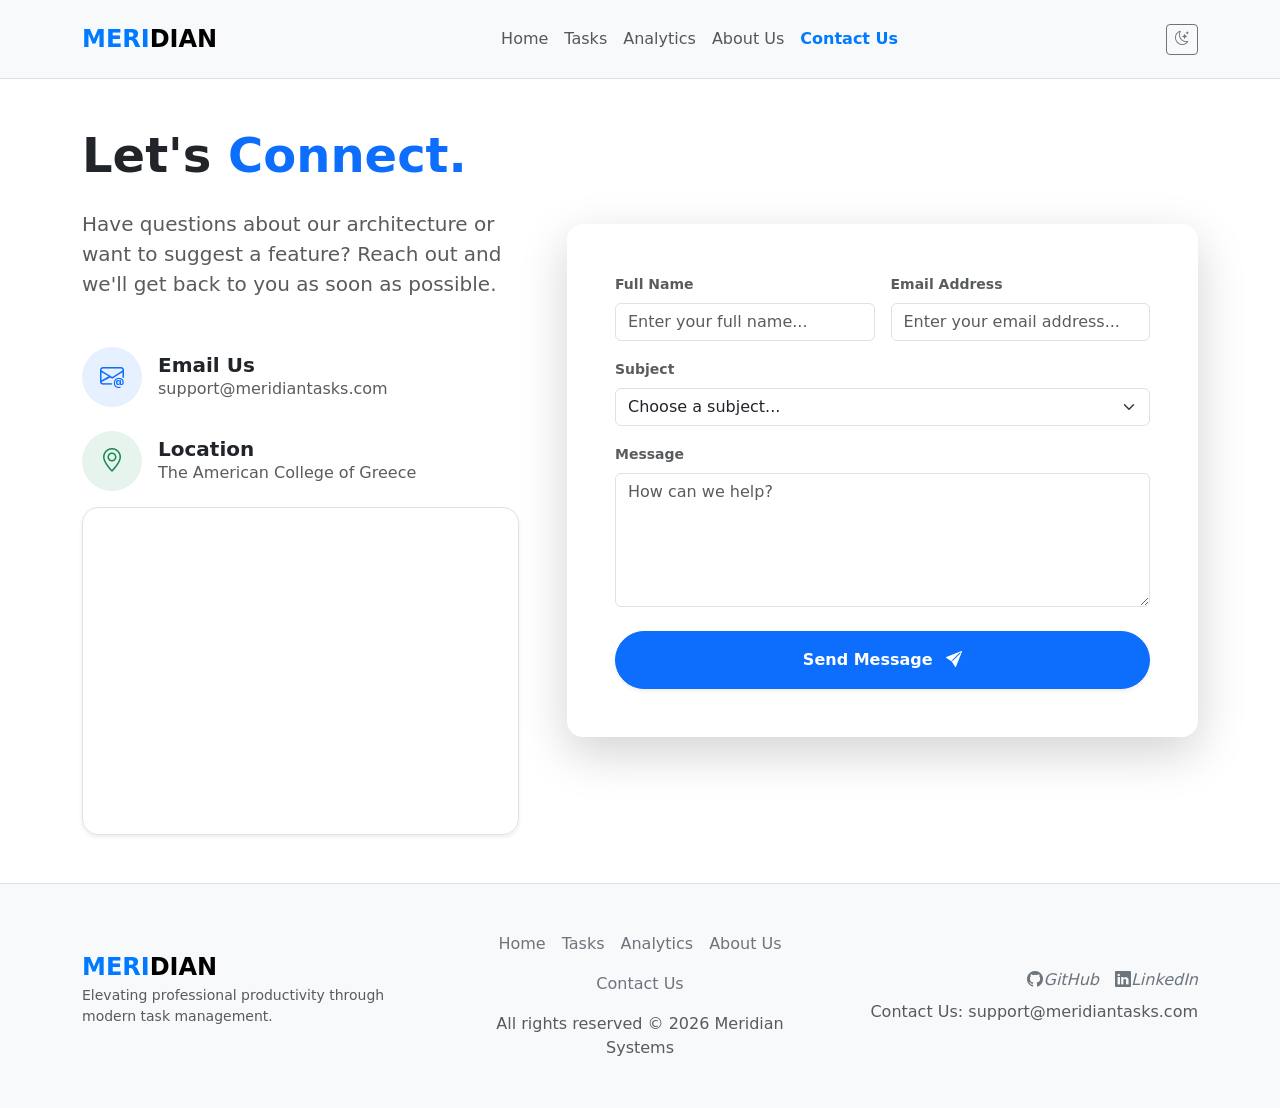
<file: contact-us.html>
<!DOCTYPE html>
<html lang="en">
<head>
    <meta charset="UTF-8">
    <meta name="viewport" content="width=device-width, initial-scale=1.0">
    <title>Meridian | Contact Us</title>
    
    <meta name="description" content="Get in touch with the Meridian team for support or inquiries.">

    <link href="https://cdn.jsdelivr.net/npm/bootstrap@5.3.0/dist/css/bootstrap.min.css" rel="stylesheet">
    <link rel="stylesheet" href="https://cdn.jsdelivr.net/npm/bootstrap-icons@1.11.0/font/bootstrap-icons.css">
    
    <link rel="stylesheet" href="css/global.css">
    <link rel="stylesheet" href="css/contact-us.css">

    <script src="https://code.jquery.com/jquery-3.7.1.min.js" defer></script>
    <script src="https://cdn.jsdelivr.net/npm/bootstrap@5.3.0/dist/js/bootstrap.bundle.min.js" defer></script>
    <script src="js/main.js" defer></script>
    <script src="js/contact-us.js" defer></script>
</head>
<body class="d-flex flex-column min-vh-100">

    <div id="header-placeholder"></div>

    <!-- Contact page layout: left side has basic contact info and a map, right side has the contact form -->
    <main class="container py-5 flex-grow-1">
        <div class="row g-5 align-items-center">
            
            <div class="col-lg-5">
                <h1 class="display-5 fw-bold mb-4">Let's <span class="text-primary">Connect.</span></h1>
                <p class="text-muted mb-5 lead">
                    Have questions about our architecture or want to suggest a feature? Reach out and we'll get back to you as soon as possible.
                </p>

                <!-- Email section with icon and support address -->
                <div class="d-flex align-items-center mb-4">
                    <div class="icon-box bg-primary-subtle text-primary rounded-circle p-3 me-3">
                        <i class="bi bi-envelope-at fs-4"></i>
                    </div>
                    <div>
                        <h5 class="mb-0 fw-bold">Email Us</h5>
                        <p class="text-muted mb-0">support@meridiantasks.com</p>
                    </div>
                </div>

                <!-- Location section with icon and the college name -->
                <div class="d-flex align-items-center mb-3">
                    <div class="icon-box bg-success-subtle text-success rounded-circle p-3 me-3">
                        <i class="bi bi-geo-alt fs-4"></i>
                    </div>
                    <div>
                        <h5 class="mb-0 fw-bold">Location</h5>
                        <p class="text-muted mb-0"> The American College of Greece</p>
                    </div>
                </div>

                <!-- Embedded Google Maps iframe pointing to The American College of Greece -->
                <div class="rounded-4 overflow-hidden shadow-sm border mt-3">
                    <div class="ratio ratio-4x3">
                        <iframe
                            src="https://www.google.com/maps?q=38.0052684,23.8331009&z=17&output=embed"
                            title="Location map for The American College of Greece"
                            style="border:0;"
                            allowfullscreen=""
                            loading="lazy"
                            referrerpolicy="no-referrer-when-downgrade">
                        </iframe>
                    </div>
                </div>
            </div>

            <div class="col-lg-7">
                <div class="card border-0 shadow-lg rounded-4 p-4 p-md-5">
                <!-- Contact form: basic fields that are validated by js/contact-us.js using Bootstrap validation -->
                <form id="contact-form" class="needs-validation" novalidate>
    <div class="row g-3">
        
        <div class="col-md-6">
            <label for="contact-name" class="form-label small text-muted fw-bold">Full Name</label>
            <input type="text" id="contact-name" class="form-control" placeholder="Enter your full name..." required minlength="3">
            <div class="invalid-feedback">Please enter at least 3 characters.</div>
        </div>

        <div class="col-md-6">
            <label for="contact-email" class="form-label small text-muted fw-bold">Email Address</label>
            <input type="email" id="contact-email" class="form-control" placeholder="Enter your email address..." required>
            <div class="invalid-feedback">Please provide a valid email (e.g., user@email.com).</div>
        </div>

        <div class="col-12">
            <label for="contact-subject" class="form-label small text-muted fw-bold">Subject</label>
            <select id="contact-subject" class="form-select" required>
                <option value="" disabled selected>Choose a subject...</option>
                <option value="General Inquiry">General Inquiry</option>
                <option value="Technical Support">Technical Support</option>
                <option value="Feature Suggestion">Feature Suggestion</option>
            </select>
            <div class="invalid-feedback">Please select an option.</div>
        </div>

        <div class="col-12">
            <label for="contact-message" class="form-label small text-muted fw-bold">Message</label>
            <textarea id="contact-message" class="form-control" rows="5" placeholder="How can we help?" required minlength="10"></textarea>
            <div class="invalid-feedback">Your message must be at least 10 characters.</div>
        </div>

        <div class="col-12">
            <button type="submit" class="btn btn-primary w-100 rounded-pill py-3 fw-bold mt-2 shadow-sm">
                Send Message <i class="bi bi-send-fill ms-2"></i>
            </button>
        </div>
    </div>
                </form>
                    <!-- Success message: only shown after a valid submit, the form fades out and this appears -->
                    <div id="contact-success" class="alert alert-success d-none mt-4 rounded-4 border-0 shadow-sm" role="status" aria-live="polite">
                        <div class="d-flex align-items-center">
                            <i class="bi bi-check-circle-fill fs-4 me-3"></i>
                            <div>
                                <h6 class="mb-0 fw-bold">Message Sent!</h6>
                                <p class="mb-0 small">Thank you for reaching out. We've logged your inquiry.</p>
                            </div>
                        </div>
                    </div>
                </div>
            </div>
        </div>
    </main>

    <div id="footer-placeholder"></div>

</body>
</html>
</file>
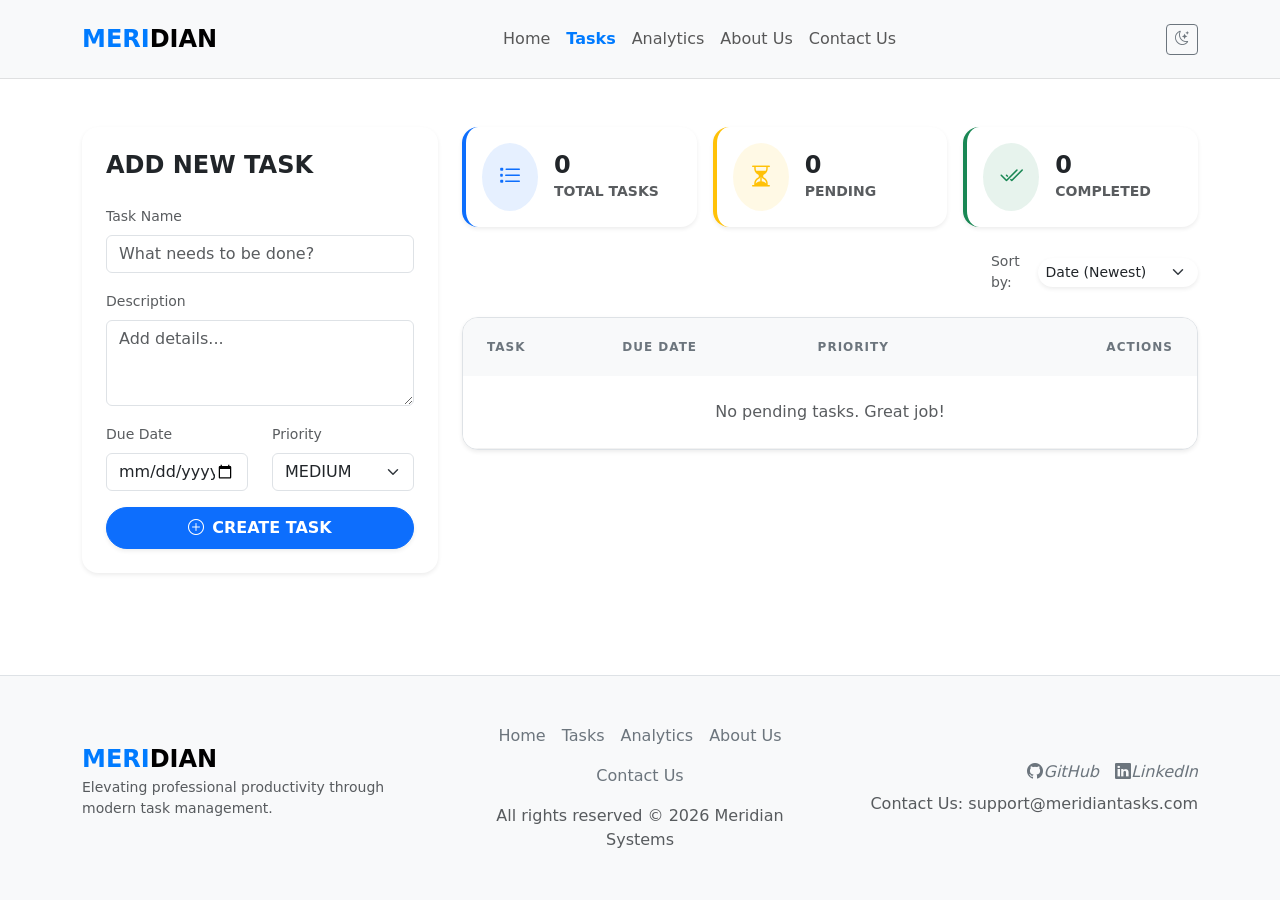
<file: tasks.html>
<!DOCTYPE html>
<html lang="en">
<head>
    <meta charset="UTF-8">
    <meta name="viewport" content="width=device-width, initial-scale=1.0">
    <title>Meridian | My Tasks</title>
    
    <meta name="description" content="Manage your professional tasks with Meridian's intuitive interface.">

    <link href="https://cdn.jsdelivr.net/npm/bootstrap@5.3.0/dist/css/bootstrap.min.css" rel="stylesheet">
    <link rel="stylesheet" href="https://cdn.jsdelivr.net/npm/bootstrap-icons@1.11.0/font/bootstrap-icons.css">
    
    <link rel="stylesheet" href="css/global.css">
    <link rel="stylesheet" href="css/tasks.css">

    <script src="https://code.jquery.com/jquery-3.7.1.min.js" defer></script>
    <script src="https://cdn.jsdelivr.net/npm/bootstrap@5.3.0/dist/js/bootstrap.bundle.min.js" defer></script>
    <script src="js/main.js" defer></script>
    <script src="js/tasks.js" defer></script>
</head>
<body class="d-flex flex-column min-vh-100">

    <div id="header-placeholder"></div>
    <!-- Main tasks page layout: left side is the form for creating a task, 
    right side shows stats and the live task table -->
    <main class="container py-5 flex-grow-1">
        <div class="row g-4">
            <!-- Add New Task card: simple form where the user types task info 
            that will be saved into localStorage by js/tasks.js -->
            <div class="col-lg-4">
                <div class="card shadow-sm border-0 rounded-4 p-4 sticky-top" style="top: 100px;">
                    <h2 class="h4 mb-4 fw-bold">ADD NEW TASK</h2>
                    <form id="task-form">
                        <div class="mb-3">
                            <!--simple form where the user types task info 
                            that will be saved into localStorage by js/tasks.js-->
                            <label class="form-label small text-muted">Task Name</label>
                            <input type="text" id="task-name" class="form-control" placeholder="What needs to be done?" required>
                        </div>
                        <div class="mb-3">
                            <label class="form-label small text-muted">Description</label>
                            <textarea id="task-desc" class="form-control" rows="3" placeholder="Add details..."></textarea>
                        </div>
                        <div class="row mb-3">
                            <div class="col-6">
                                <label class="form-label small text-muted">Due Date</label>
                                <input type="date" id="task-date" class="form-control" required>
                            </div>
                            <div class="col-6">
                                <label class="form-label small text-muted">Priority</label>
                                <select id="task-priority" class="form-select">
                                    <option value="Low">LOW</option>
                                    <option value="Medium" selected>MEDIUM</option>
                                    <option value="High">HIGH</option>
                                </select>
                            </div>
                        </div>
                        <button type="submit" class="btn btn-primary w-100 rounded-pill py-2 fw-bold shadow-sm">
                            <i class="bi bi-plus-circle me-2"></i>CREATE TASK
                        </button>
                    </form>
                </div>
            </div>

            <div class="col-lg-8">
                <!-- Small statistics cards: these numbers are updated from 
                js/tasks.js based on how many tasks are in localStorage -->
                <div class="row g-3 mb-4">
                    <div class="col-md-4">
                        <div class="stat-card p-3 rounded-4 shadow-sm bg-white border-start border-primary border-4 d-flex align-items-center h-100">
                            <div class="stat-icon bg-primary-subtle text-primary rounded-circle p-3 me-3">
                                <i class="bi bi-list-task fs-4"></i>
                            </div>
                            <div>
                                <h3 id="stat-total" class="fs-4 fw-bold mb-0">0</h3>
                                <span class="text-muted small text-uppercase fw-semibold">Total Tasks</span>
                            </div>
                        </div>
                    </div>
                    <div class="col-md-4">
                        <div class="stat-card p-3 rounded-4 shadow-sm bg-white border-start border-warning border-4 d-flex align-items-center h-100">
                            <div class="stat-icon bg-warning-subtle text-warning rounded-circle p-3 me-3">
                                <i class="bi bi-hourglass-split fs-4"></i>
                            </div>
                            <div>
                                <h3 id="stat-pending" class="fs-4 fw-bold mb-0">0</h3>
                                <span class="text-muted small text-uppercase fw-semibold">Pending</span>
                            </div>
                        </div>
                    </div>
                    <div class="col-md-4">
                        <div class="stat-card p-3 rounded-4 shadow-sm bg-white border-start border-success border-4 d-flex align-items-center h-100">
                            <div class="stat-icon bg-success-subtle text-success rounded-circle p-3 me-3">
                                <i class="bi bi-check2-all fs-4"></i>
                            </div>
                            <div>
                                <h3 id="stat-completed" class="fs-4 fw-bold mb-0">0</h3>
                                <span class="text-muted small text-uppercase fw-semibold">Completed</span>
                            </div>
                        </div>
                    </div>
                </div>
                <!-- Sort controls: dropdown that lets the user 
                change how tasks are ordered (by date or by name) -->
                <div class="d-flex flex-wrap justify-content-end align-items-center mb-4 gap-3">
                    <div class="d-flex gap-2 align-items-center">
                        <span class="small text-muted">Sort by:</span>
                        <!-- When this select changes, js/tasks.js 
                        re-renders the list using the chosen sort option -->
                        <select id="sort-tasks" class="form-select form-select-sm border-0 shadow-sm rounded-pill">
                            <option value="date-desc">Date (Newest)</option>
                            <option value="date-asc">Date (Oldest)</option>
                            <option value="name-asc">Name (A-Z)</option>
                        </select>
                    </div>
                </div>

                <div class="table-responsive shadow-sm bg-white rounded-4 overflow-hidden border">
                    <table class="table table-hover align-middle mb-0">
                        <thead class="table-light">
                            <tr>
                                <th class="ps-4">Task</th>
                                <th>Due Date</th>
                                <th>Priority</th>
                                <th class="text-end pe-4">Actions</th>
                            </tr>
                        </thead>
                        <tbody id="task-list-body">
                            </tbody>
                    </table>
                </div>
            </div>
        </div>
    </main>

    <div id="footer-placeholder"></div>

</body>
</html>
</file>
<file: css/global.css>
/* Global styles for the whole Meridian app 
(shared colors, logo style, navbar behavior, dark mode, etc.) */

/* Main theme variables: base colors and transition speed that
are being reused in other styles */
:root {
    --meridian-primary: #007bff; /* Professional Blue */
    --meridian-dark: #121212;
    --meridian-light: #ffffff;
    --transition-speed: 0.3s;
}

body {
    transition: background-color var(--transition-speed), color var(--transition-speed);
}

/* Make the header stick to the top and 
add a light blur + border so it feels modern when scrolling */
.sticky-header {
    position: sticky;
    top: 0;
    z-index: 1000;
    backdrop-filter: blur(10px);
    border-bottom: 1px solid rgba(0,0,0,0.1);
}

/* Keep the MERIDIAN logo consistent: "MERI" is blue 
and "DIAN" follows the current theme colors */
.navbar-brand, .footer-brand {
    font-weight: 700;
    text-decoration: none;
    font-size: 1.5rem;
    color: #000000 !important; /* Default 'DIAN' color */
}

.brand-accent {
    color: var(--meridian-primary) !important; /* 'MERI' color */
}

/* Navbar links: small hover movement and color 
change so the navigation feels interactive */
.nav-link {
    position: relative;
    font-weight: 500;
    transition: color 0.3s ease, transform 0.2s ease !important;
}
.nav-link:hover {
    color: var(--meridian-primary) !important;
    transform: translateY(-2px); 
}

.nav-link.active {
    color: var(--meridian-primary) !important;
    font-weight: 700;
}

.footer-social-link {
    display: inline-block;
    font-weight: 500;
    text-decoration: none;
    transition: color 0.3s ease, transform 0.2s ease !important;
}

.footer-social-link:hover {
    color: var(--meridian-primary) !important;
    transform: translateY(-2px); 
}

/* Dark mode base: change body colors when JS adds the "dark-mode" class */
body.dark-mode {
    background-color: var(--meridian-dark);
    color: #e0e0e0; 
}

/* In dark mode, force the DIAN part of the logo to white so it stays readable */
body.dark-mode .navbar-brand, 
body.dark-mode .footer-brand {
    color: #ffffff !important;
}

body.dark-mode .navbar, 
body.dark-mode footer,
body.dark-mode .bg-light {
    background-color: #1f1f1f !important;
    color: #f8f9fa !important;
}

body.dark-mode .text-muted {
    color: #b0b0b0 !important;
}

body.dark-mode .nav-link {
    color: #e0e0e0 !important;
}

body.dark-mode .nav-link:hover {
    color: #4dabff !important;
}

body.dark-mode .border-top,
body.dark-mode .border-bottom {
    border-color: #333 !important;
}

body.dark-mode footer .footer-social-link {
    color: #adb5bd !important;
}

body.dark-mode footer .footer-social-link:hover {
    color: #4dabff !important;
}

.navbar, .nav-link, body, .btn, .card, .list-group-item 
{
    transition: background-color 0.3s ease, color 0.3s ease, border-color 0.3s ease;
}
</file>
<file: css/contact-us.css>
/* Contact page styles: contact info card, icons, form focus effects and dark mode tweaks */

.card {
    transition: transform 0.3s ease;
}

.icon-box {
    width: 60px;
    height: 60px;
    display: flex;
    align-items: center;
    justify-content: center;
}

/* Highlight form inputs on focus with a blue outline to match the Bootstrap look */
.form-control:focus, .form-select:focus {
    border-color: #0d6efd;
    box-shadow: 0 0 0 0.25rem rgba(13, 110, 253, 0.15);
}

/* Light background colors behind the contact icons (email and location) */
.bg-primary-subtle { background-color: rgba(13, 110, 253, 0.1) !important; }
.bg-success-subtle { background-color: rgba(25, 135, 84, 0.1) !important; }

/* Dark mode version of the contact card and form fields so they stay readable on a dark background */

body.dark-mode .card {
    background-color: #1f1f1f !important;
    border: 1px solid #333 !important;
}

body.dark-mode .form-label {
    color: #e0e0e0 !important;
}

body.dark-mode .form-control, 
body.dark-mode .form-select {
    background-color: #2a2a2a !important;
    border-color: #444 !important;
    color: #ffffff !important;
}

body.dark-mode .form-control::placeholder {
    color: #888 !important;
}

body.dark-mode .text-muted {
    color: #adb5bd !important;
}

/* Custom colors/icons for valid and invalid form states in dark mode */
body.dark-mode .was-validated .form-control:invalid {
    border-color: #dc3545;
    background-image: url("data:image/svg+xml,%3csvg xmlns='http://www.w3.org/2000/svg' viewBox='0 0 12 12' width='12' height='12' fill='none' stroke='%23dc3545'%3e%3ccircle cx='6' cy='6' r='4.5'/%3e%3cpath stroke-linejoin='round' d='M5.8 3.6h.4L6 6.5z'/%3e%3ccircle cx='6' cy='8.2' r='.6' fill='%23dc3545' stroke='none'/%3e%3c/svg%3e");
}

body.dark-mode .was-validated .form-control:valid {
    border-color: #198754;
}

/* Make validation error messages small but still easy to read under the inputs */
.invalid-feedback {
    font-size: 0.8rem;
    font-weight: 500;
}
</file>
<file: css/tasks.css>
/* Tasks page styles: table layout, priority badges, small stat cards and dark mode adjustments */
.table thead th {
    font-size: 0.75rem;
    text-transform: uppercase;
    letter-spacing: 1px;
    font-weight: 700;
    color: #6c757d;
    border: none;
    padding: 1.25rem 0.75rem;
}

.table tbody td {
    padding: 1.25rem 0.75rem;
    border-bottom: 1px solid rgba(0,0,0,0.05);
}

/* Pill badges that visually show task priority (High / Medium / Low) */
.priority-badge {
    padding: 0.35rem 0.75rem;
    border-radius: 50px;
    font-size: 0.75rem;
    font-weight: 700;
}
.priority-high { background: #fee2e2; color: #dc2626; }
.priority-medium { background: #fef3c7; color: #d97706; }
.priority-low { background: #dcfce7; color: #16a34a; }

/* Optional style for completed tasks: fade them out and strike through the text */
.task-completed {
    opacity: 0.5;
    text-decoration: line-through;
}

/* Small stat cards at the top of the tasks page with a simple hover animation */
.stat-card {
    transition: transform 0.3s ease, box-shadow 0.3s ease;
}
.stat-card:hover {
    transform: translateY(-5px);
    box-shadow: 0 10px 20px rgba(0,0,0,0.05) !important;
}
.bg-primary-subtle { background-color: rgba(13, 110, 253, 0.1) !important; }
.bg-warning-subtle { background-color: rgba(255, 193, 7, 0.1) !important; }
.bg-success-subtle { background-color: rgba(25, 135, 84, 0.1) !important; }

/* Dark mode overrides so cards, tables and form controls match the dark background */
body.dark-mode .card,
body.dark-mode .table-responsive,
body.dark-mode .stat-card {
    background-color: #1f1f1f !important;
    border-color: #333 !important;
}

body.dark-mode .form-label { color: #e0e0e0 !important; }

body.dark-mode .form-control, 
body.dark-mode .form-select {
    background-color: #2a2a2a !important;
    border-color: #444 !important;
    color: #ffffff !important;
}

body.dark-mode .form-control::placeholder { color: #888 !important; }

body.dark-mode .table { color: #f8f9fa !important; }

body.dark-mode .table-light {
    background-color: #2a2a2a !important;
    color: #ffffff !important;
}

body.dark-mode .table td { border-bottom-color: #333 !important; }

body.dark-mode .bg-white { background-color: #1f1f1f !important; }

body.dark-mode .filter-btn:not(.active) { color: #e0e0e0; }

body.dark-mode .stat-card h3 { color: #ffffff !important; }

/* Priority badges in Dark Mode */
body.dark-mode .priority-high { background: rgba(220, 38, 38, 0.2); color: #ff8080; }
body.dark-mode .priority-medium { background: rgba(217, 119, 6, 0.2); color: #ffcc66; }
body.dark-mode .priority-low { background: rgba(22, 163, 74, 0.2); color: #80ffaa; }
</file>
